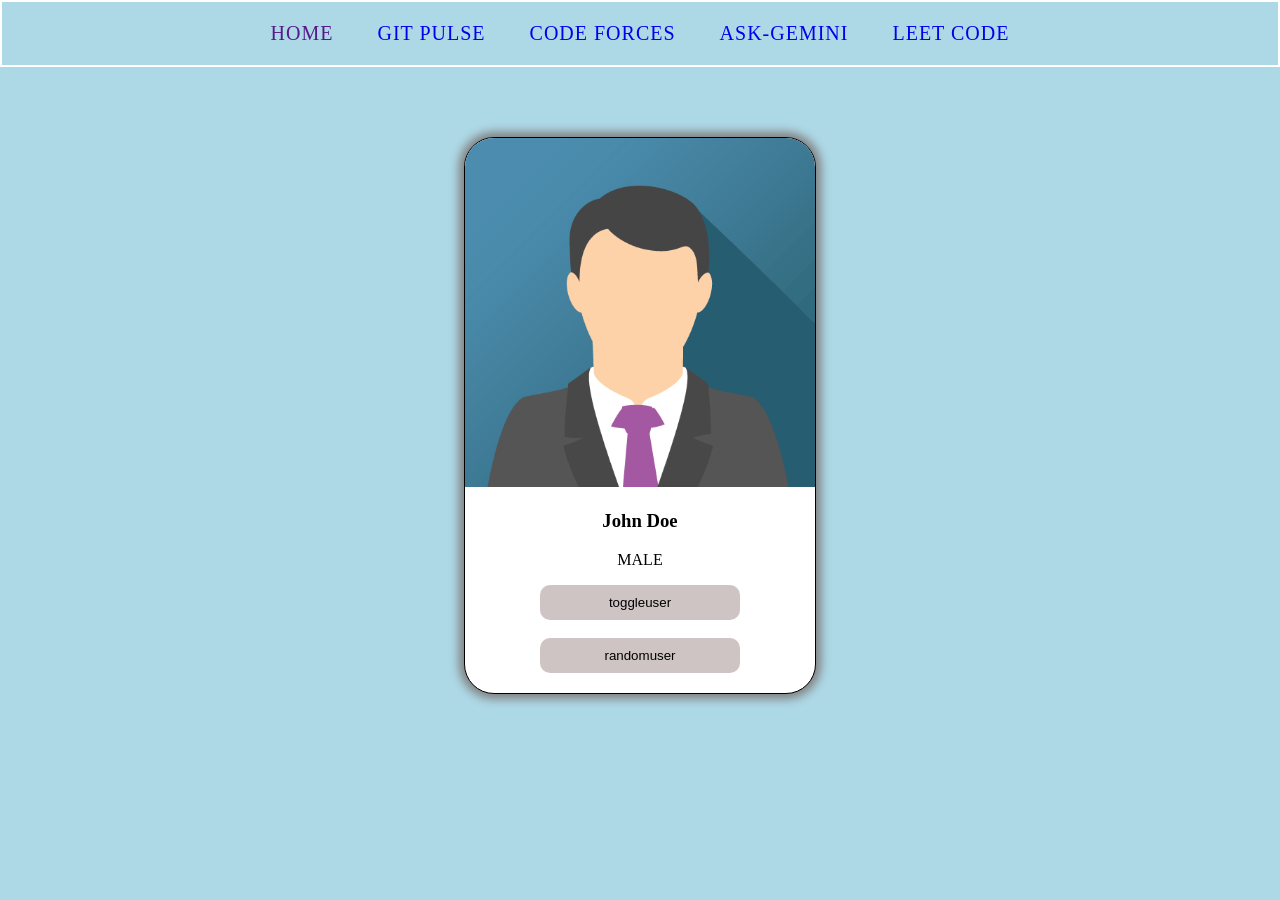
<file: src/main/resources/static/index.html>
<!DOCTYPE html>
<html lang="en">
<head>
    <meta charset="UTF-8">
    <meta name="viewport" content="width=device-width, initial-scale=1.0">
    <title>Document</title>
    <link rel="stylesheet" href="index.css">
</head>
 
<body>
    <div class="navbar">
        <a href="">HOME</a>
        <a href="gitpulse.html"  target="_blank">GIT PULSE</a>
        <a href="codeforces-stats.html"  target="_blank">CODE FORCES</a>
        <a href="ask-gemini.html"  target="_blank">ASK-GEMINI</a>
        <a href="leetcode-stats.html"  target="_blank">LEET CODE</a>

    </div>
    <div class="card">
        <img src="john.png" alt="IMAGE NOT FOUND" id="user-image">
        <h3 id="user-name"> John Doe </h3>
        <p id="user-gender">MALE</p>
        <button onclick="toggleuser()">toggleuser</button>
        <br>
        <br>
        <button onclick="randomuser()">randomuser</button>

    </div>

    <script src="index.js"> </script>
</body>
</html>
</file>
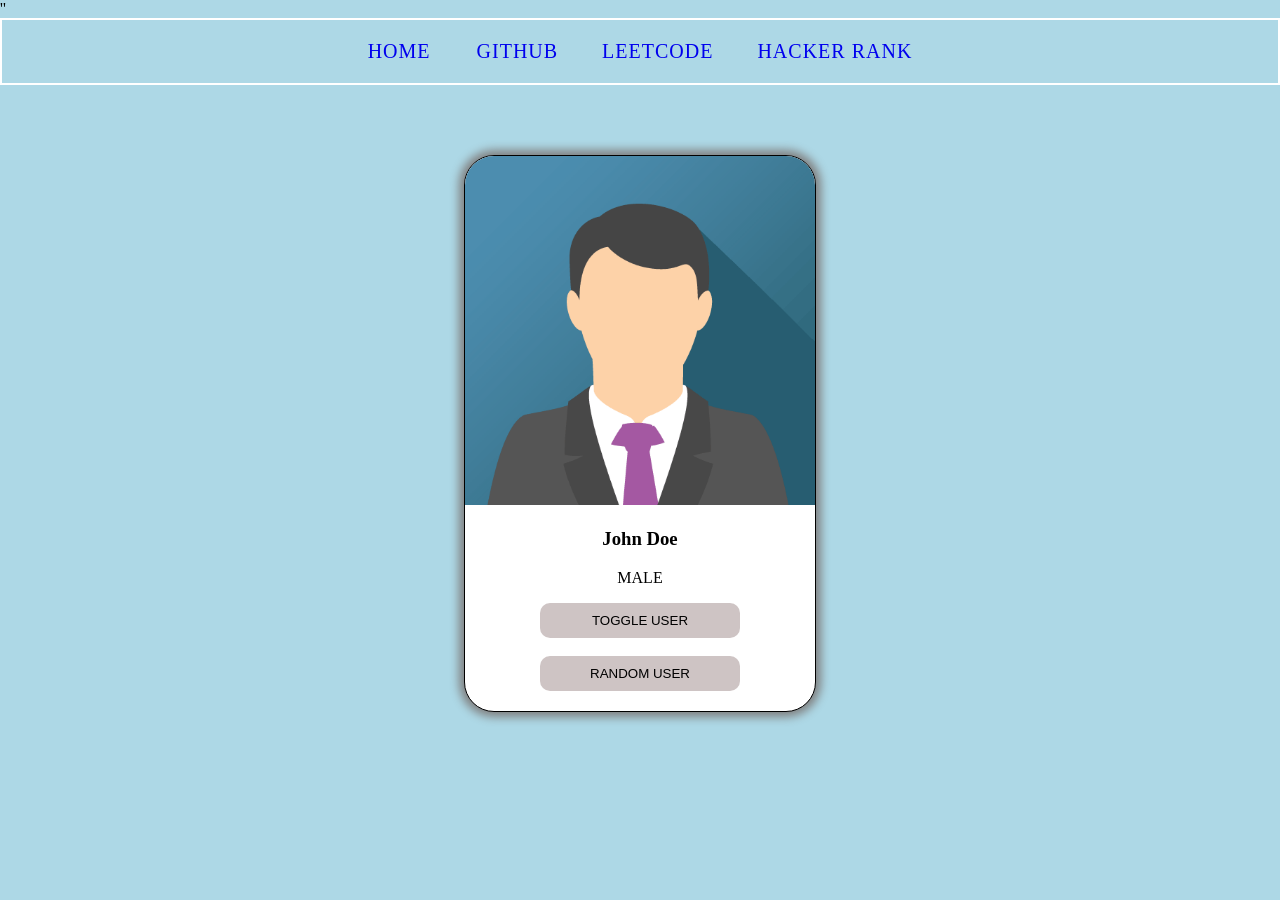
<file: src/main/resources/static/index copy.html>
<!DOCTYPE html>
<html lang="en">
<head>
    <meta charset="UTF-8">
    <meta name="viewport" content="width=device-width, initial-scale=1.0">
    <title>Document</title>
    <link rel="stylesheet" href="index.css">
</head>
 
<body>''
    <div class="navbar">
        <a href="https://jdevender7777-a11y.github.io/autosuggest-spring/"> HOME </a>
        <a href="https://github.com/jdevender7777-a11y/autosuggest-spring">GITHUB</a>
        <a href="https://leetcode.com/">LEETCODE</a>
        <a href="https://www.hackerrank.com/">HACKER RANK</a>  

    </div>
    <div class="card">
        <img src="john.png" alt="IMAGE NOT FOUND" id="user-image">
        <h3 id="user-name"> John Doe </h3>
        <p id="user-gender">MALE</p>
        <button onclick="toggleuser()">TOGGLE USER</button>
        <br>
        <br>
        <button>RANDOM USER</button>

    </div>

    <script src="index.js"> </script>
</body>
</html>
</file>
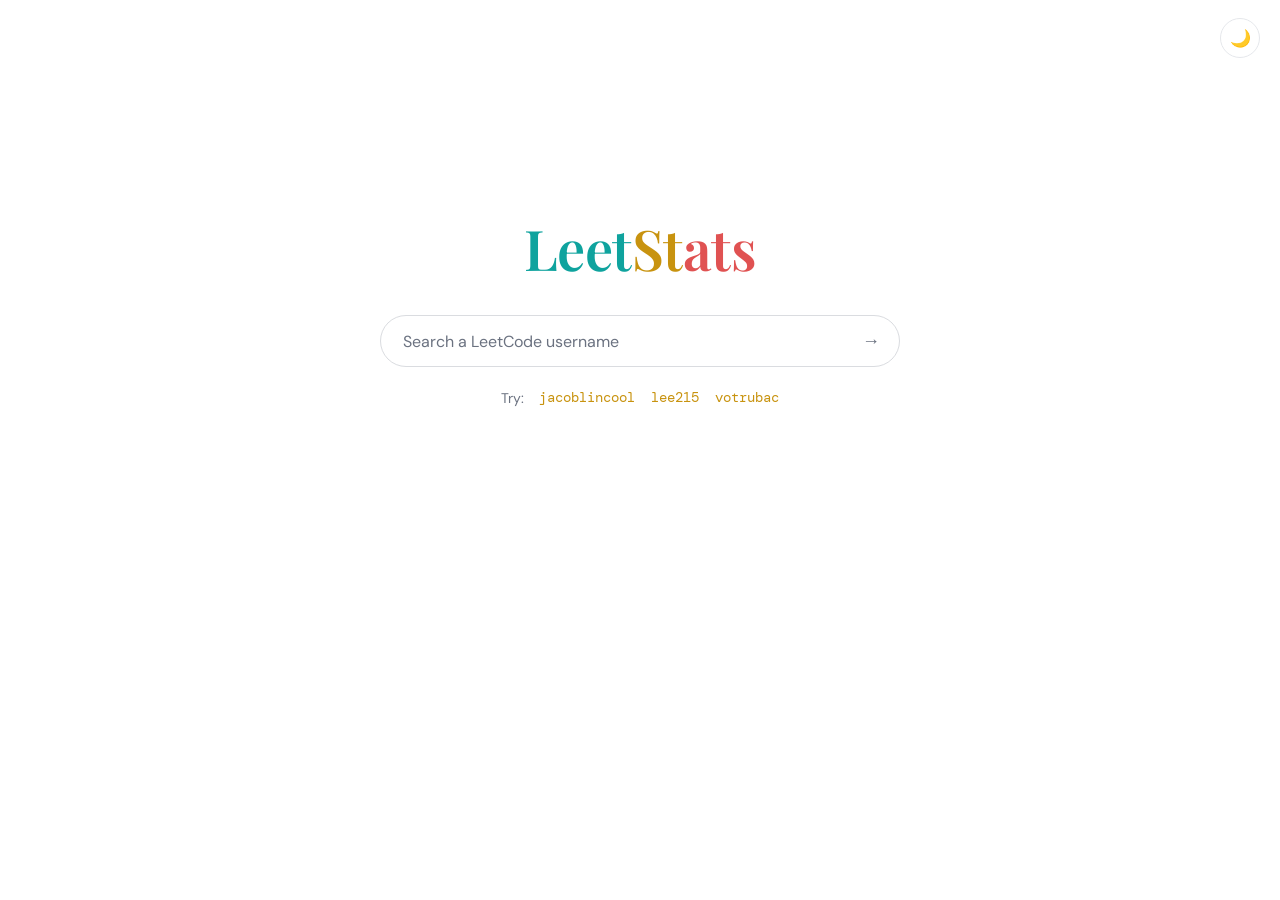
<file: src/main/resources/static/leetcode-stats.html>
<!DOCTYPE html>
<html lang="en" data-theme="light">
<head>
<meta charset="UTF-8">
<meta name="viewport" content="width=device-width, initial-scale=1.0">
<title>LeetStats</title>
<link rel="preconnect" href="https://fonts.googleapis.com">
<link rel="preconnect" href="https://fonts.gstatic.com" crossorigin>
<link href="https://fonts.googleapis.com/css2?family=Playfair+Display:wght@600&family=DM+Sans:wght@400;500;700&family=DM+Mono:wght@400;500&display=swap" rel="stylesheet">
<style>
  :root, [data-theme="light"] {
    --bg: #ffffff;
    --text: #1f2328;
    --muted: #6b7280;
    --line: #e5e7eb;
    --surface: #ffffff;
    --input-border: #dadce0;
    --input-shadow: rgba(32, 33, 36, 0.12);
    --track: #f0f1f3;
    --easy: #0fa39e;
    --medium: #c8930f;
    --hard: #e05252;
    --accent: #c8930f;
    --card-shadow: 0 1px 3px rgba(32, 33, 36, 0.08), 0 8px 28px rgba(32, 33, 36, 0.06);
  }
  [data-theme="dark"] {
    --bg: #0a0b0d;
    --text: #e9e7e2;
    --muted: #8b8f98;
    --line: rgba(255, 255, 255, 0.09);
    --surface: #121418;
    --input-border: rgba(255, 255, 255, 0.14);
    --input-shadow: rgba(0, 0, 0, 0.5);
    --track: rgba(255, 255, 255, 0.08);
    --easy: #3ddad7;
    --medium: #e3b341;
    --hard: #ff6b6b;
    --accent: #e3b341;
    --card-shadow: 0 20px 50px rgba(0, 0, 0, 0.45);
  }

  * { margin: 0; padding: 0; box-sizing: border-box; }

  html, body { height: 100%; }

  body {
    background: var(--bg);
    color: var(--text);
    font-family: "DM Sans", system-ui, sans-serif;
    display: flex;
    flex-direction: column;
    align-items: center;
    transition: background 0.25s, color 0.25s;
  }

  /* theme toggle, top right */
  .theme-toggle {
    position: fixed;
    top: 18px;
    right: 20px;
    width: 40px;
    height: 40px;
    border-radius: 50%;
    border: 1px solid var(--line);
    background: var(--surface);
    color: var(--text);
    font-size: 17px;
    cursor: pointer;
    display: flex;
    align-items: center;
    justify-content: center;
    transition: background 0.25s, border-color 0.25s, transform 0.15s;
    z-index: 10;
  }
  .theme-toggle:hover { transform: scale(1.06); }
  .theme-toggle:focus-visible { outline: 2px solid var(--accent); outline-offset: 2px; }

  main {
    width: 100%;
    max-width: 640px;
    padding: 0 24px 64px;
    display: flex;
    flex-direction: column;
    align-items: center;
    /* Google-style: sits a bit above vertical center when idle */
    margin-top: clamp(96px, 24vh, 210px);
    transition: margin-top 0.45s cubic-bezier(0.3, 0.8, 0.3, 1);
  }
  body.has-result main { margin-top: 72px; }

  .wordmark {
    font-family: "Playfair Display", serif;
    font-weight: 600;
    font-size: clamp(40px, 8vw, 56px);
    letter-spacing: -0.01em;
    margin-bottom: 30px;
    user-select: none;
  }
  .wordmark .l { color: var(--easy); }
  .wordmark .e { color: var(--medium); }
  .wordmark .t { color: var(--hard); }

  /* search */
  .search {
    width: 100%;
    max-width: 520px;
    display: flex;
    align-items: center;
    gap: 12px;
    background: var(--surface);
    border: 1px solid var(--input-border);
    border-radius: 999px;
    padding: 0 8px 0 22px;
    height: 52px;
    transition: box-shadow 0.2s, border-color 0.2s, background 0.25s;
  }
  .search:focus-within {
    box-shadow: 0 2px 10px var(--input-shadow);
    border-color: transparent;
  }
  [data-theme="dark"] .search:focus-within { border-color: var(--accent); box-shadow: none; }

  .search input {
    flex: 1;
    min-width: 0;
    border: none;
    outline: none;
    background: transparent;
    color: var(--text);
    font-family: "DM Mono", monospace;
    font-size: 16px;
  }
  .search input::placeholder { color: var(--muted); font-family: "DM Sans", sans-serif; }

  .search button {
    border: none;
    background: transparent;
    color: var(--muted);
    font-size: 18px;
    width: 40px;
    height: 40px;
    border-radius: 50%;
    cursor: pointer;
    display: flex;
    align-items: center;
    justify-content: center;
    transition: color 0.15s, background 0.15s;
  }
  .search button:hover { color: var(--accent); background: var(--track); }
  .search button:focus-visible { outline: 2px solid var(--accent); outline-offset: 1px; }
  .search button:disabled { opacity: 0.45; cursor: wait; }

  .try {
    margin-top: 20px;
    font-size: 14px;
    color: var(--muted);
    display: flex;
    gap: 14px;
    align-items: center;
    flex-wrap: wrap;
    justify-content: center;
  }
  .try button {
    background: none;
    border: none;
    padding: 2px 1px;
    color: var(--accent);
    font-family: "DM Mono", monospace;
    font-size: 13.5px;
    cursor: pointer;
    border-bottom: 1px dashed transparent;
    transition: border-color 0.15s;
  }
  .try button:hover { border-bottom-color: var(--accent); }
  .try button:focus-visible { outline: 2px solid var(--accent); outline-offset: 2px; }

  /* states */
  .loader {
    margin-top: 52px;
    width: 34px; height: 34px;
    border: 3px solid var(--track);
    border-top-color: var(--accent);
    border-radius: 50%;
    animation: spin 0.8s linear infinite;
  }
  @keyframes spin { to { transform: rotate(360deg); } }

  .error {
    margin-top: 44px;
    text-align: center;
    color: var(--muted);
    font-size: 14.5px;
    line-height: 1.6;
    max-width: 420px;
  }
  .error b { color: var(--hard); font-weight: 700; display: block; margin-bottom: 4px; }

  /* card */
  .card {
    width: 100%;
    margin-top: 44px;
    background: var(--surface);
    border: 1px solid var(--line);
    border-radius: 18px;
    padding: 30px 34px;
    box-shadow: var(--card-shadow);
    animation: rise 0.45s cubic-bezier(0.2, 0.7, 0.3, 1) both;
    transition: background 0.25s, border-color 0.25s;
  }
  @keyframes rise {
    from { opacity: 0; transform: translateY(14px); }
    to   { opacity: 1; transform: translateY(0); }
  }

  .card-head {
    display: flex;
    justify-content: space-between;
    align-items: baseline;
    gap: 10px;
    flex-wrap: wrap;
    margin-bottom: 26px;
  }
  .card-head a {
    font-family: "Playfair Display", serif;
    font-size: 23px;
    font-weight: 600;
    color: var(--text);
    text-decoration: none;
  }
  .card-head a:hover { color: var(--accent); }
  .card-head .rank {
    font-family: "DM Mono", monospace;
    font-size: 13px;
    color: var(--muted);
  }
  .card-head .rank b { color: var(--accent); font-weight: 500; }

  .card-body {
    display: grid;
    grid-template-columns: 168px 1fr;
    gap: 34px;
    align-items: center;
  }

  .ring-wrap { position: relative; width: 168px; height: 168px; margin: 0 auto; }
  .ring-wrap svg { transform: rotate(-90deg); display: block; }
  .ring-track { fill: none; stroke: var(--track); stroke-width: 9; }
  .ring-fill {
    fill: none;
    stroke: var(--accent);
    stroke-width: 9;
    stroke-linecap: round;
    transition: stroke-dashoffset 1.1s cubic-bezier(0.3, 0.8, 0.3, 1), stroke 0.25s;
  }
  .ring-center {
    position: absolute; inset: 0;
    display: flex; flex-direction: column;
    align-items: center; justify-content: center;
  }
  .ring-center .big {
    font-family: "DM Mono", monospace;
    font-size: 36px;
    line-height: 1;
  }
  .ring-center .small {
    color: var(--muted);
    font-size: 11.5px;
    margin-top: 6px;
    letter-spacing: 0.06em;
    text-transform: uppercase;
  }

  .bars { display: flex; flex-direction: column; gap: 18px; }
  .bar-top {
    display: flex;
    justify-content: space-between;
    align-items: baseline;
    margin-bottom: 7px;
  }
  .bar-top .label {
    font-size: 12.5px;
    font-weight: 700;
    letter-spacing: 0.09em;
    text-transform: uppercase;
  }
  .bar-top .nums {
    font-family: "DM Mono", monospace;
    font-size: 13px;
    color: var(--muted);
  }
  .bar-top .nums b { color: var(--text); font-weight: 500; }
  .bar-track { height: 7px; border-radius: 99px; background: var(--track); overflow: hidden; }
  .bar-fill { height: 100%; width: 0; border-radius: 99px; transition: width 1.1s cubic-bezier(0.3, 0.8, 0.3, 1); }
  .easy   .label { color: var(--easy); }   .easy   .bar-fill { background: var(--easy); }
  .medium .label { color: var(--medium); } .medium .bar-fill { background: var(--medium); }
  .hard   .label { color: var(--hard); }   .hard   .bar-fill { background: var(--hard); }

  .hidden { display: none !important; }

  @media (max-width: 540px) {
    .card { padding: 24px 20px; }
    .card-body { grid-template-columns: 1fr; gap: 26px; }
  }

  @media (prefers-reduced-motion: reduce) {
    * { animation: none !important; transition: none !important; }
  }
</style>
</head>
<body>
  <button class="theme-toggle" id="theme-toggle" aria-label="Switch theme" title="Switch theme">🌙</button>

  <main>
    <h1 class="wordmark"><span class="l">Leet</span><span class="e">St</span><span class="t">ats</span></h1>

    <div class="search">
      <input id="username" type="text" placeholder="Search a LeetCode username" autocomplete="off" spellcheck="false" aria-label="LeetCode username">
      <button id="go" aria-label="Fetch stats" title="Fetch stats">→</button>
    </div>

    <div class="try">
      <span>Try:</span>
      <button data-u="jacoblincool">jacoblincool</button>
      <button data-u="lee215">lee215</button>
      <button data-u="votrubac">votrubac</button>
    </div>

    <div id="loading" class="loader hidden" role="status" aria-label="Loading"></div>

    <div id="error" class="error hidden" role="alert">
      <b>Couldn't fetch that profile</b>
      <span id="error-msg"></span>
    </div>

    <section id="card" class="card hidden" aria-live="polite">
      <div class="card-head">
        <a id="profile-link" href="#" target="_blank" rel="noopener"></a>
        <span class="rank">Rank <b id="ranking">—</b></span>
      </div>
      <div class="card-body">
        <div class="ring-wrap">
          <svg width="168" height="168" viewBox="0 0 168 168" aria-hidden="true">
            <circle class="ring-track" cx="84" cy="84" r="74"></circle>
            <circle class="ring-fill" id="ring" cx="84" cy="84" r="74"></circle>
          </svg>
          <div class="ring-center">
            <div class="big" id="total-solved">0</div>
            <div class="small" id="total-label">solved</div>
          </div>
        </div>
        <div class="bars">
          <div class="bar-row easy">
            <div class="bar-top"><span class="label">Easy</span>
              <span class="nums"><b id="easy-solved">0</b> / <span id="easy-total">0</span></span></div>
            <div class="bar-track"><div class="bar-fill" id="easy-bar"></div></div>
          </div>
          <div class="bar-row medium">
            <div class="bar-top"><span class="label">Medium</span>
              <span class="nums"><b id="medium-solved">0</b> / <span id="medium-total">0</span></span></div>
            <div class="bar-track"><div class="bar-fill" id="medium-bar"></div></div>
          </div>
          <div class="bar-row hard">
            <div class="bar-top"><span class="label">Hard</span>
              <span class="nums"><b id="hard-solved">0</b> / <span id="hard-total">0</span></span></div>
            <div class="bar-track"><div class="bar-fill" id="hard-bar"></div></div>
          </div>
        </div>
      </div>
    </section>
  </main>

<script>
(function () {
  "use strict";

  /* ---------- theme ---------- */
  var root = document.documentElement;
  var toggle = document.getElementById("theme-toggle");
  var prefersDark = window.matchMedia("(prefers-color-scheme: dark)").matches;
  setTheme(prefersDark ? "dark" : "light");

  function setTheme(t) {
    root.setAttribute("data-theme", t);
    toggle.textContent = t === "dark" ? "☀️" : "🌙";
  }
  toggle.addEventListener("click", function () {
    setTheme(root.getAttribute("data-theme") === "dark" ? "light" : "dark");
  });

  /* ---------- elements ---------- */
  var input = document.getElementById("username");
  var goBtn = document.getElementById("go");
  var loadingEl = document.getElementById("loading");
  var errorEl = document.getElementById("error");
  var errorMsg = document.getElementById("error-msg");
  var cardEl = document.getElementById("card");

  var RING_R = 74;
  var RING_C = 2 * Math.PI * RING_R;
  var ring = document.getElementById("ring");
  ring.setAttribute("stroke-dasharray", RING_C);
  ring.setAttribute("stroke-dashoffset", RING_C);

  /* ---------- data sources (tried in order) ---------- */
  var SOURCES = [
    {
      url: function (u) { return "https://leetcode-api-faisalshohag.vercel.app/" + encodeURIComponent(u); },
      parse: function (d) {
        if (!d || d.errors || d.totalSolved === undefined) return null;
        return pick(d);
      }
    },
    {
      url: function (u) { return "https://alfa-leetcode-api.onrender.com/userProfile/" + encodeURIComponent(u); },
      parse: function (d) {
        if (!d || d.errors || d.totalSolved === undefined) return null;
        return pick(d);
      }
    },
    {
      url: function (u) { return "https://leetcode-stats-api.herokuapp.com/" + encodeURIComponent(u); },
      parse: function (d) {
        if (!d || d.status !== "success") return null;
        return pick(d);
      }
    }
  ];

  function pick(d) {
    return {
      totalSolved: d.totalSolved, totalQuestions: d.totalQuestions,
      easySolved: d.easySolved, totalEasy: d.totalEasy,
      mediumSolved: d.mediumSolved, totalMedium: d.totalMedium,
      hardSolved: d.hardSolved, totalHard: d.totalHard,
      ranking: d.ranking
    };
  }

  function fetchWithTimeout(url, ms) {
    var ctrl = new AbortController();
    var t = setTimeout(function () { ctrl.abort(); }, ms);
    return fetch(url, { signal: ctrl.signal })
      .then(function (r) { return r.json(); })
      .finally(function () { clearTimeout(t); });
  }

  function fetchStats(username) {
    var i = 0;
    function tryNext() {
      if (i >= SOURCES.length) return Promise.reject(new Error("all sources failed"));
      var src = SOURCES[i++];
      return fetchWithTimeout(src.url(username), 12000)
        .then(function (json) {
          var parsed = src.parse(json);
          return parsed || tryNext();
        })
        .catch(function () { return tryNext(); });
    }
    return tryNext();
  }

  /* ---------- rendering ---------- */
  function fmt(n) {
    if (n === null || n === undefined || isNaN(n)) return "—";
    return Number(n).toLocaleString("en-US");
  }

  function countUp(el, target, ms) {
    var reduce = window.matchMedia("(prefers-reduced-motion: reduce)").matches;
    if (reduce || !target) { el.textContent = fmt(target || 0); return; }
    var start = performance.now();
    (function step(now) {
      var p = Math.min(((now || performance.now()) - start) / ms, 1);
      var eased = 1 - Math.pow(1 - p, 3);
      el.textContent = fmt(Math.round(target * eased));
      if (p < 1) requestAnimationFrame(step);
    })();
  }

  function setBar(id, solved, total) {
    var pct = total > 0 ? (solved / total) * 100 : 0;
    document.getElementById(id).style.width = Math.max(pct, solved > 0 ? 2 : 0) + "%";
  }

  function render(username, s) {
    var link = document.getElementById("profile-link");
    link.textContent = username;
    link.href = "https://leetcode.com/u/" + encodeURIComponent(username) + "/";

    document.getElementById("ranking").textContent = "#" + fmt(s.ranking);
    document.getElementById("total-label").textContent = "of " + fmt(s.totalQuestions);
    document.getElementById("easy-solved").textContent = fmt(s.easySolved);
    document.getElementById("easy-total").textContent = fmt(s.totalEasy);
    document.getElementById("medium-solved").textContent = fmt(s.mediumSolved);
    document.getElementById("medium-total").textContent = fmt(s.totalMedium);
    document.getElementById("hard-solved").textContent = fmt(s.hardSolved);
    document.getElementById("hard-total").textContent = fmt(s.totalHard);

    document.body.classList.add("has-result");
    cardEl.classList.remove("hidden");

    requestAnimationFrame(function () {
      requestAnimationFrame(function () {
        countUp(document.getElementById("total-solved"), s.totalSolved, 1100);
        var pct = s.totalQuestions > 0 ? s.totalSolved / s.totalQuestions : 0;
        ring.setAttribute("stroke-dashoffset", RING_C * (1 - pct));
        setBar("easy-bar", s.easySolved, s.totalEasy);
        setBar("medium-bar", s.mediumSolved, s.totalMedium);
        setBar("hard-bar", s.hardSolved, s.totalHard);
      });
    });
  }

  function resetCard() {
    ring.setAttribute("stroke-dashoffset", RING_C);
    ["easy-bar", "medium-bar", "hard-bar"].forEach(function (id) {
      document.getElementById(id).style.width = "0";
    });
    document.getElementById("total-solved").textContent = "0";
  }

  /* ---------- flow ---------- */
  var busy = false;

  function lookup(username) {
    username = (username || "").trim();
    if (!username || busy) return;
    busy = true;

    input.value = username;
    goBtn.disabled = true;
    errorEl.classList.add("hidden");
    cardEl.classList.add("hidden");
    resetCard();
    loadingEl.classList.remove("hidden");

    fetchStats(username)
      .then(function (stats) {
        loadingEl.classList.add("hidden");
        render(username, stats);
      })
      .catch(function () {
        loadingEl.classList.add("hidden");
        errorMsg.textContent = 'No stats found for "' + username +
          '". Check the spelling, or the public stats APIs may be briefly busy — try again in a moment.';
        errorEl.classList.remove("hidden");
      })
      .finally(function () {
        goBtn.disabled = false;
        busy = false;
      });
  }

  goBtn.addEventListener("click", function () { lookup(input.value); });
  input.addEventListener("keydown", function (e) { if (e.key === "Enter") lookup(input.value); });
  document.querySelectorAll(".try button").forEach(function (b) {
    b.addEventListener("click", function () { lookup(b.dataset.u); });
  });
})();
</script>
</body>
</html>
</file>
<file: src/main/resources/static/index.css>
body{
    margin:0px;
    background-color:lightblue;

}

.navbar{
    border-style:solid;
    border-width: 2px;
    border-color:white;
    padding :20px;
    text-align:center;
}
.navbar a{
    padding:20px;
    text-decoration:none;
    color:weakblue;
    font-weight: 500;
    font-size: 20px;
    letter-spacing: 1px;
    border-radius: 6px;
    transition: all 0.3s ease;
}
.navbar a:hover{
      color:blue;
    background-color:lightcyan;
}
.card{
    border:1px solid black;
    border-radius:30px;
    text-align:center;
    margin-top:70px;
    width:350px;
    margin-left:auto;
    margin-right:auto;
    box-shadow: 0px 0px 10px 5px grey;
    padding-bottom:20px;
    background-color:white;
    overflow:hidden;
}
.card img{
    width:100%;
}
.card button{
    padding:10px;
    border-radius: 10px;
    background-color:rgb(206, 196, 196);
    border-radius:8 px;
    border-style:none;
    width: 200px;

}
</file>
